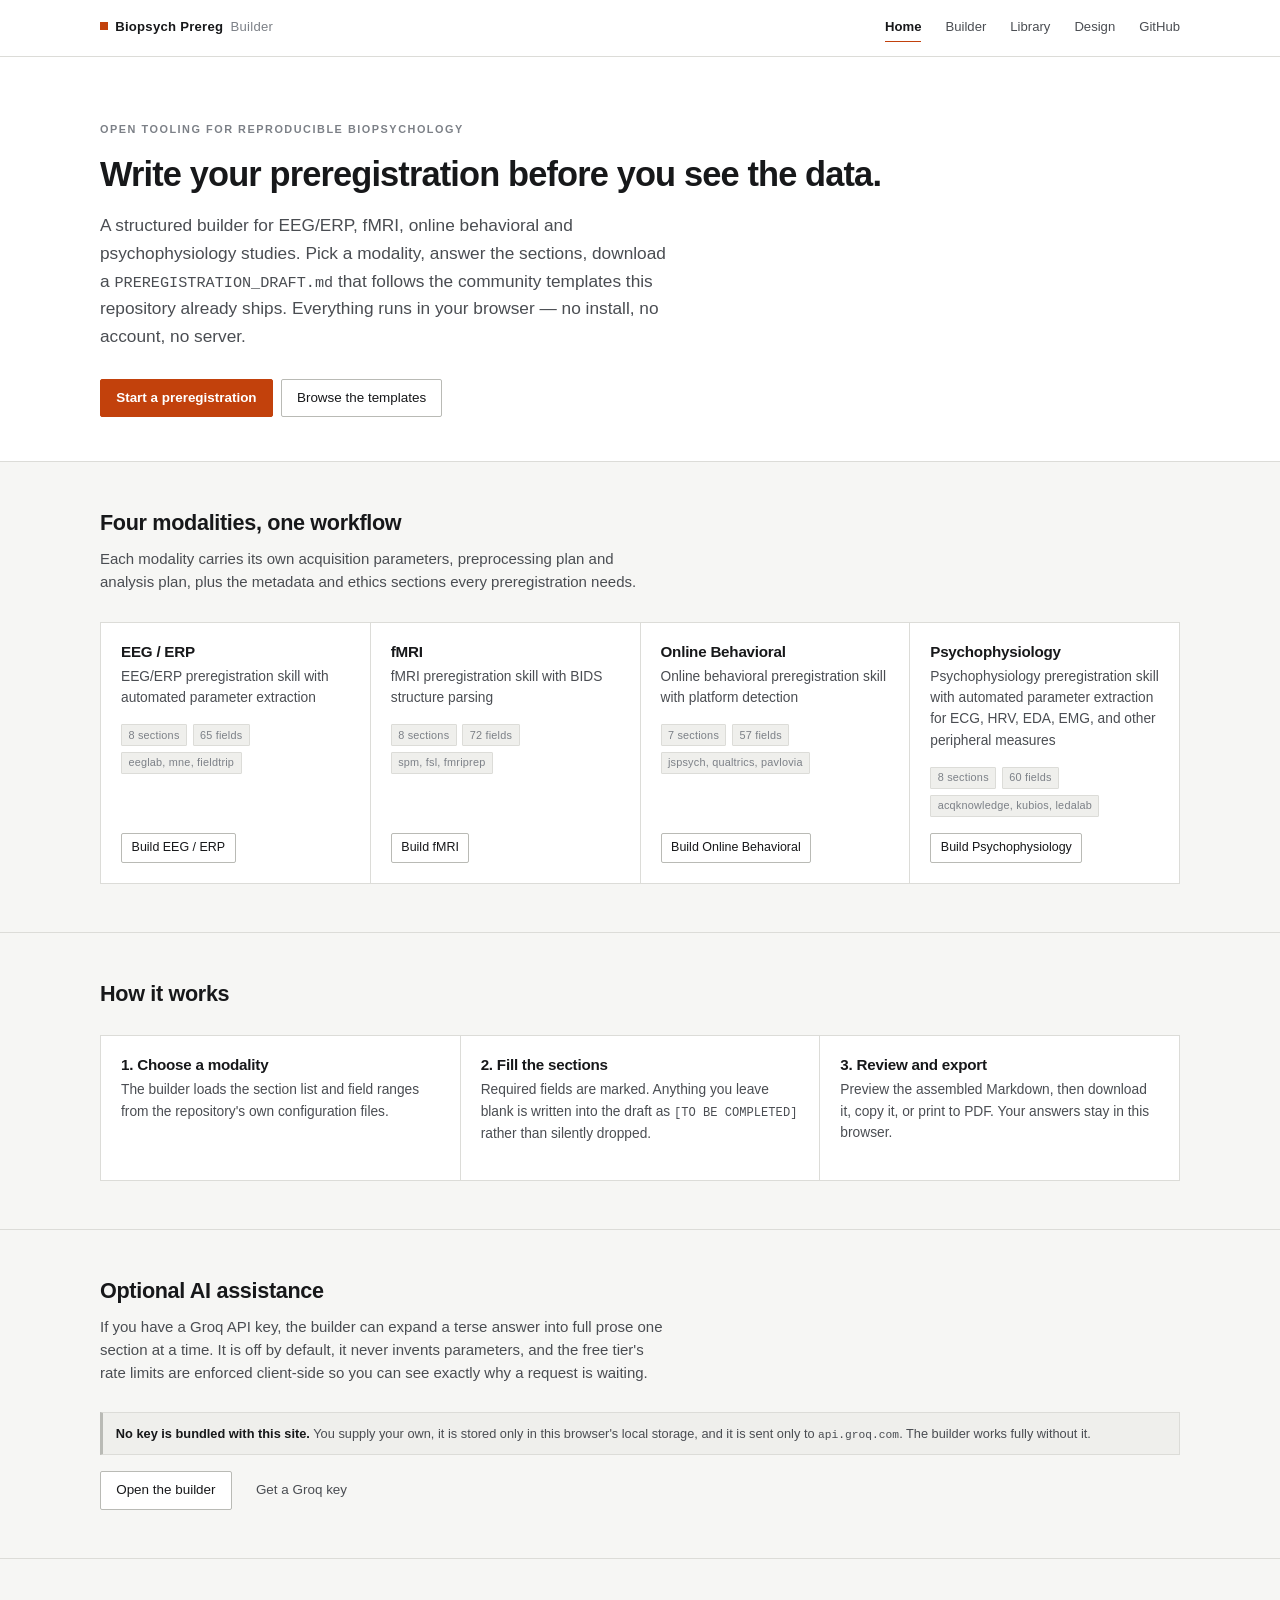
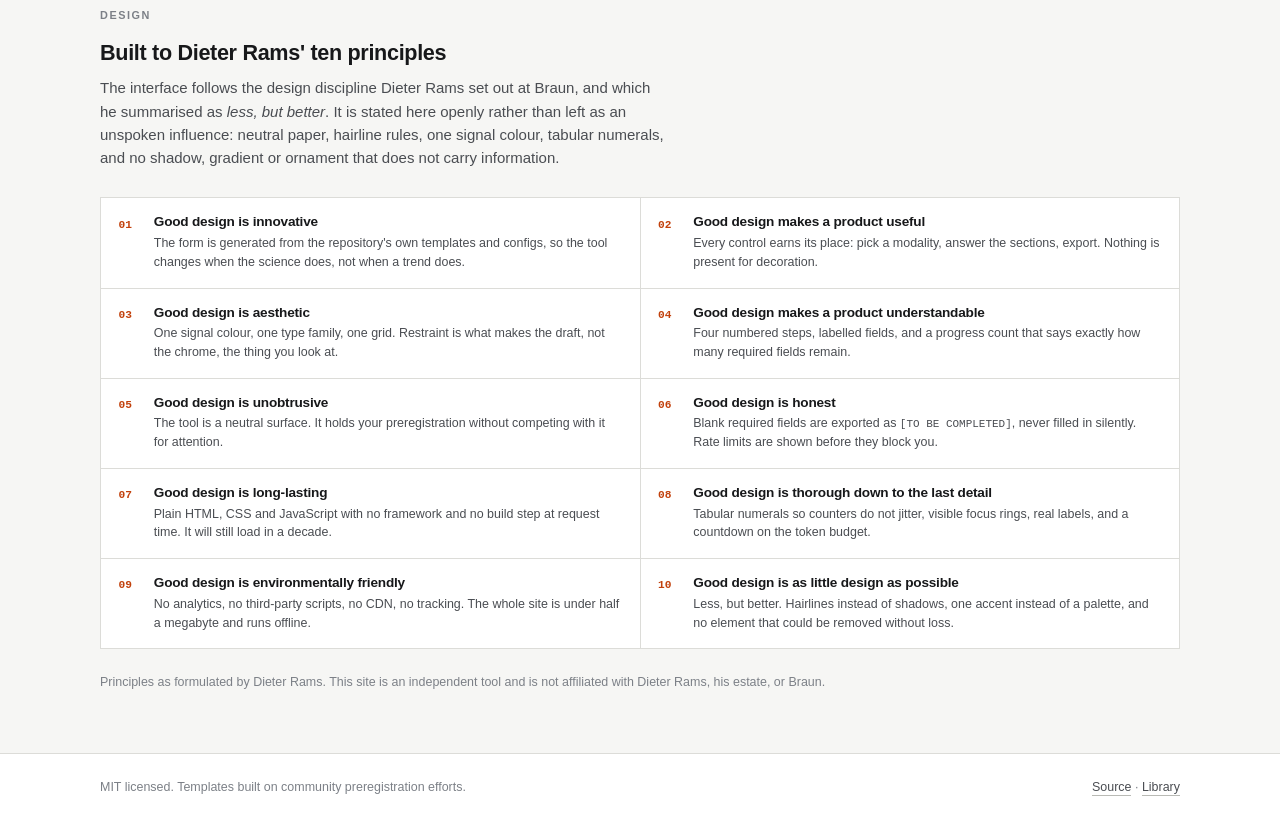
<file: docs/index.html>
<!DOCTYPE html>
<html lang="en">
<head>
<meta charset="utf-8">
<meta name="viewport" content="width=device-width, initial-scale=1">
<title>Biopsychology Preregistration Builder</title>
<meta name="description" content="Build a preregistration for EEG, fMRI, online behavioral or psychophysiology research in your browser. No install, no account.">
<link rel="stylesheet" href="assets/css/site.css">
</head>
<body>
<a class="skip-link" href="#main">Skip to content</a>

<header class="site-header">
  <div class="wrap">
    <a class="brand" href="index.html">Biopsych Prereg <span>Builder</span></a>
    <nav class="site-nav" aria-label="Main">
      <a href="index.html" aria-current="page">Home</a>
      <a href="builder.html">Builder</a>
      <a href="library.html">Library</a>
      <a href="#design">Design</a>
      <a href="https://github.com/caggursoy/biopsych-prereg-skill">GitHub</a>
    </nav>
  </div>
</header>

<main id="main">
  <section class="hero">
    <div class="wrap">
      <span class="eyebrow">Open tooling for reproducible biopsychology</span>
      <h1>Write your preregistration before you see the data.</h1>
      <p class="lede">
        A structured builder for EEG/ERP, fMRI, online behavioral and psychophysiology studies.
        Pick a modality, answer the sections, download a <code>PREREGISTRATION_DRAFT.md</code> that
        follows the community templates this repository already ships. Everything runs in your
        browser &mdash; no install, no account, no server.
      </p>
      <div class="hero-actions">
        <a class="btn btn-primary" href="builder.html">Start a preregistration</a>
        <a class="btn" href="library.html">Browse the templates</a>
      </div>
    </div>
  </section>

  <section class="section">
    <div class="wrap">
      <div class="section-head">
        <h2>Four modalities, one workflow</h2>
        <p>
          Each modality carries its own acquisition parameters, preprocessing plan and analysis
          plan, plus the metadata and ethics sections every preregistration needs.
        </p>
      </div>
      <div class="grid" id="modalityCards">
        <noscript>
          <p class="notice notice-warn">JavaScript is required to render the modality list.</p>
        </noscript>
      </div>
    </div>
  </section>

  <section class="section">
    <div class="wrap">
      <div class="section-head">
        <h2>How it works</h2>
      </div>
      <div class="grid">
        <div class="card">
          <h3>1. Choose a modality</h3>
          <p>The builder loads the section list and field ranges from the repository's own configuration files.</p>
        </div>
        <div class="card">
          <h3>2. Fill the sections</h3>
          <p>Required fields are marked. Anything you leave blank is written into the draft as <code>[TO BE COMPLETED]</code> rather than silently dropped.</p>
        </div>
        <div class="card">
          <h3>3. Review and export</h3>
          <p>Preview the assembled Markdown, then download it, copy it, or print to PDF. Your answers stay in this browser.</p>
        </div>
      </div>
    </div>
  </section>

  <section class="section">
    <div class="wrap">
      <div class="section-head">
        <h2>Optional AI assistance</h2>
        <p>
          If you have a Groq API key, the builder can expand a terse answer into full prose one
          section at a time. It is off by default, it never invents parameters, and the free tier's
          rate limits are enforced client-side so you can see exactly why a request is waiting.
        </p>
      </div>
      <div class="notice">
        <p>
          <strong>No key is bundled with this site.</strong> You supply your own, it is stored only in
          this browser's local storage, and it is sent only to <code>api.groq.com</code>. The builder
          works fully without it.
        </p>
      </div>
      <div class="row mt-1">
        <a class="btn" href="builder.html">Open the builder</a>
        <a class="btn btn-ghost" href="https://console.groq.com/keys"  target="_blank">Get a Groq key</a>
      </div>
    </div>
  </section>
  <section class="section" id="design">
    <div class="wrap">
      <div class="section-head">
        <span class="eyebrow">Design</span>
        <h2>Built to Dieter Rams' ten principles</h2>
        <p>
          The interface follows the design discipline Dieter Rams set out at Braun, and which he
          summarised as <em>less, but better</em>. It is stated here openly rather than left as an
          unspoken influence: neutral paper, hairline rules, one signal colour, tabular numerals,
          and no shadow, gradient or ornament that does not carry information.
        </p>
      </div>

      <div class="principles">
        <article class="principle">
          <h3>Good design is innovative</h3>
          <p>The form is generated from the repository's own templates and configs, so the tool changes when the science does, not when a trend does.</p>
        </article>
        <article class="principle">
          <h3>Good design makes a product useful</h3>
          <p>Every control earns its place: pick a modality, answer the sections, export. Nothing is present for decoration.</p>
        </article>
        <article class="principle">
          <h3>Good design is aesthetic</h3>
          <p>One signal colour, one type family, one grid. Restraint is what makes the draft, not the chrome, the thing you look at.</p>
        </article>
        <article class="principle">
          <h3>Good design makes a product understandable</h3>
          <p>Four numbered steps, labelled fields, and a progress count that says exactly how many required fields remain.</p>
        </article>
        <article class="principle">
          <h3>Good design is unobtrusive</h3>
          <p>The tool is a neutral surface. It holds your preregistration without competing with it for attention.</p>
        </article>
        <article class="principle">
          <h3>Good design is honest</h3>
          <p>Blank required fields are exported as <code>[TO BE COMPLETED]</code>, never filled in silently. Rate limits are shown before they block you.</p>
        </article>
        <article class="principle">
          <h3>Good design is long-lasting</h3>
          <p>Plain HTML, CSS and JavaScript with no framework and no build step at request time. It will still load in a decade.</p>
        </article>
        <article class="principle">
          <h3>Good design is thorough down to the last detail</h3>
          <p>Tabular numerals so counters do not jitter, visible focus rings, real labels, and a countdown on the token budget.</p>
        </article>
        <article class="principle">
          <h3>Good design is environmentally friendly</h3>
          <p>No analytics, no third-party scripts, no CDN, no tracking. The whole site is under half a megabyte and runs offline.</p>
        </article>
        <article class="principle">
          <h3>Good design is as little design as possible</h3>
          <p>Less, but better. Hairlines instead of shadows, one accent instead of a palette, and no element that could be removed without loss.</p>
        </article>
      </div>

      <p class="small muted mt-2">
        Principles as formulated by Dieter Rams. This site is an independent tool and is not
        affiliated with Dieter Rams, his estate, or Braun.
      </p>
    </div>
  </section>
</main>

<footer class="site-footer">
  <div class="wrap">
    <span>MIT licensed. Templates built on community preregistration efforts.</span>
    <span><a href="https://github.com/caggursoy/biopsych-prereg-skill">Source</a> &middot; <a href="library.html">Library</a></span>
  </div>
</footer>

<script src="assets/js/schema.js"></script>
<script>
(function () {
  "use strict";
  var host = document.getElementById("modalityCards");
  var schema = window.PREREG_SCHEMA;
  if (!host || !schema) return;

  schema.modalities.forEach(function (m) {
    var fields = m.sections.reduce(function (n, s) { return n + s.fields.length; }, 0);
    var card = document.createElement("article");
    card.className = "card";

    var h = document.createElement("h3");
    h.textContent = m.label;

    var p = document.createElement("p");
    p.textContent = m.description || "";

    var meta = document.createElement("div");
    meta.className = "card-meta";
    [
      m.sections.length + " sections",
      fields + " fields",
      m.software.length ? m.software.slice(0, 3).join(", ") : "template based"
    ].forEach(function (text) {
      var tag = document.createElement("span");
      tag.className = "tag";
      tag.textContent = text;
      meta.appendChild(tag);
    });

    var link = document.createElement("a");
    link.className = "btn btn-sm";
    link.href = "builder.html?modality=" + encodeURIComponent(m.id);
    link.textContent = "Build " + m.label;

    card.appendChild(h);
    card.appendChild(p);
    card.appendChild(meta);
    card.appendChild(link);
    host.appendChild(card);
  });
})();
</script>
</body>
</html>
</file>
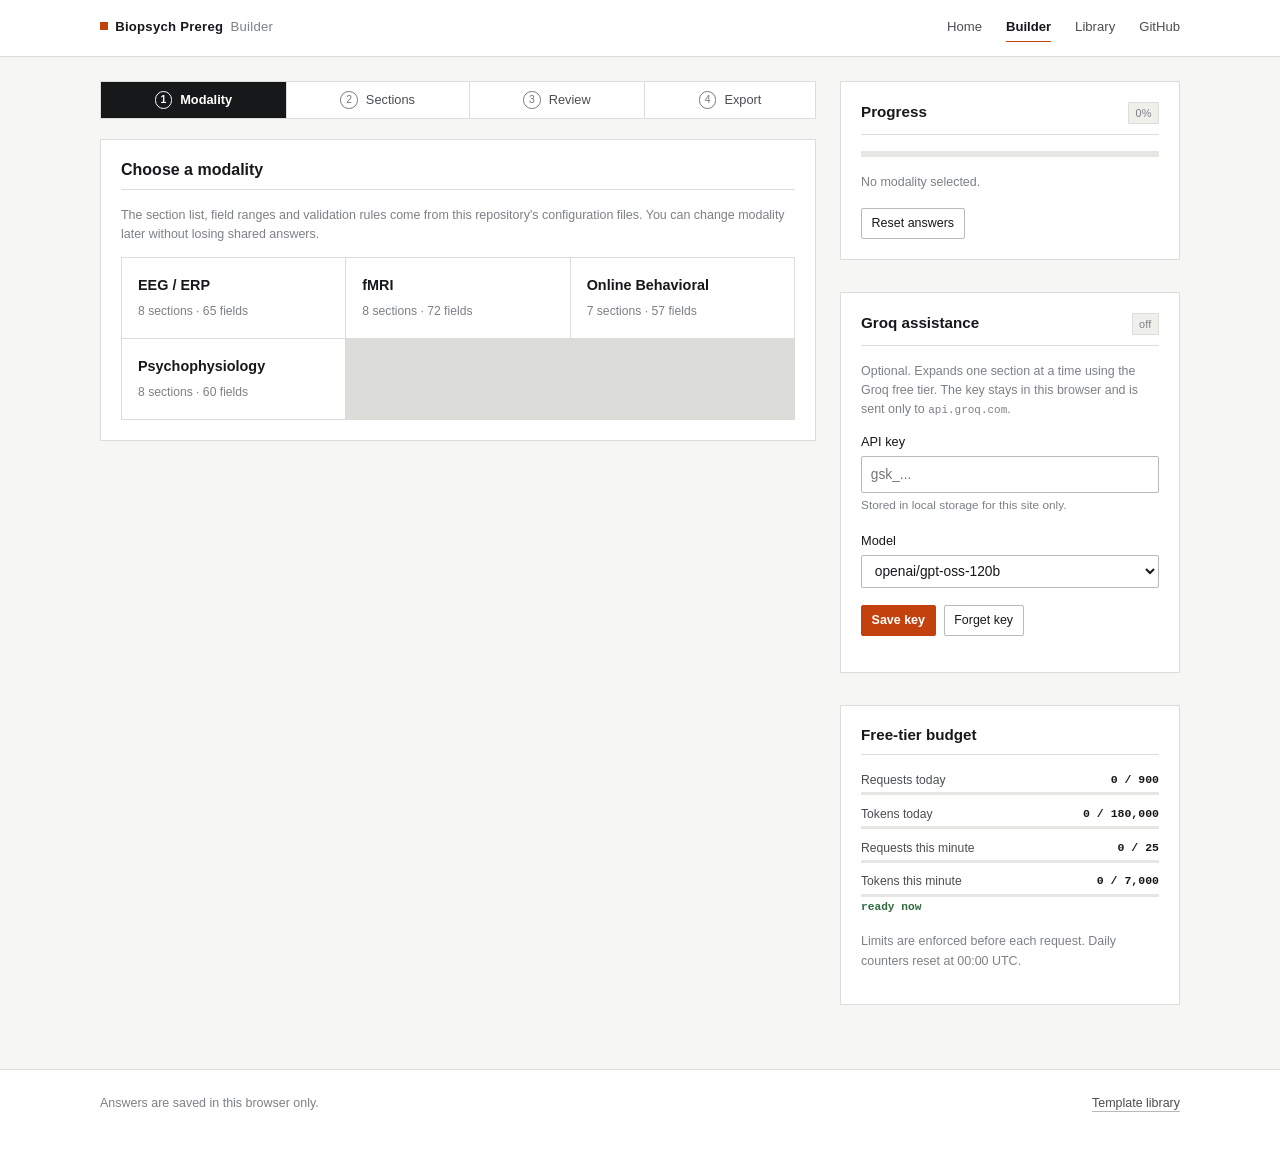
<file: docs/builder.html>
<!DOCTYPE html>
<html lang="en">
<head>
<meta charset="utf-8">
<meta name="viewport" content="width=device-width, initial-scale=1">
<title>Builder &middot; Biopsych Prereg Builder</title>
<meta name="description" content="Build a preregistration draft for EEG, fMRI, online behavioral or psychophysiology research and download it as Markdown.">
<link rel="stylesheet" href="assets/css/site.css">
</head>
<body>
<a class="skip-link" href="#main">Skip to content</a>

<header class="site-header">
  <div class="wrap">
    <a class="brand" href="index.html">Biopsych Prereg <span>Builder</span></a>
    <nav class="site-nav" aria-label="Main">
      <a href="index.html">Home</a>
      <a href="builder.html" aria-current="page">Builder</a>
      <a href="library.html">Library</a>
      <a href="https://github.com/caggursoy/biopsych-prereg-skill">GitHub</a>
    </nav>
  </div>
</header>

<main id="main" class="wrap">
  <div class="builder">
    <div>
      <div class="steps" role="group" aria-label="Builder steps">
        <button class="step-btn" type="button" data-step="modality" aria-current="step">
          <span class="num">1</span> Modality
        </button>
        <button class="step-btn" type="button" data-step="sections">
          <span class="num">2</span> Sections
        </button>
        <button class="step-btn" type="button" data-step="review">
          <span class="num">3</span> Review
        </button>
        <button class="step-btn" type="button" data-step="export">
          <span class="num">4</span> Export
        </button>
      </div>

      <section class="panel" id="panel-modality" aria-labelledby="h-modality">
        <div class="panel-head">
          <h2 id="h-modality">Choose a modality</h2>
        </div>
        <p class="small muted">
          The section list, field ranges and validation rules come from this repository's
          configuration files. You can change modality later without losing shared answers.
        </p>
        <div class="modality-grid" id="modalityGrid"></div>
        <div class="notice mt-2" id="modalityNote" hidden></div>
      </section>

      <section class="panel" id="panel-sections" hidden aria-labelledby="h-sections">
        <div class="panel-head">
          <h2 id="h-sections">Fill the sections</h2>
          <span class="tag" id="sectionSummary"></span>
        </div>
        <div class="notice notice-warn" id="validationSummary" hidden></div>
        <div class="accordion" id="sectionAccordion"></div>
        <div class="row row-end mt-2">
          <span class="small muted" id="batchStatus" role="status" aria-live="polite"></span>
          <button class="btn btn-sm" type="button" id="btnBatchCancel" hidden>Cancel</button>
          <button class="btn btn-primary" type="button" id="btnEnhanceAll">Enhance all sections with AI</button>
        </div>
      </section>

      <section class="panel" id="panel-review" hidden aria-labelledby="h-review">
        <div class="panel-head">
          <h2 id="h-review">Review the draft</h2>
          <span class="tag" id="reviewStats"></span>
        </div>
        <p class="small muted">
          This is the exact Markdown that will be exported. Blank required fields appear as
          <code>[TO BE COMPLETED]</code>; values you flagged appear as <code>[VERIFY: value]</code>.
        </p>
        <pre class="preview" id="previewOut" tabindex="0"></pre>
      </section>

      <section class="panel" id="panel-export" hidden aria-labelledby="h-export">
        <div class="panel-head">
          <h2 id="h-export">Export</h2>
        </div>
        <p class="small muted">
          The file is generated in your browser. Nothing is uploaded anywhere.
        </p>
        <div class="row">
          <button class="btn btn-primary" type="button" id="btnDownload">Download PREREGISTRATION_DRAFT.md</button>
          <button class="btn" type="button" id="btnCopy">Copy Markdown</button>
          <button class="btn" type="button" id="btnPdf">Save as PDF</button>
        </div>
        <p class="small mt-1" id="exportStatus" role="status" aria-live="polite"></p>
        <div class="notice mt-2">
          <p>
            <strong>Before you register:</strong> check every <code>[TO BE COMPLETED]</code> and
            <code>[VERIFY: ...]</code> marker, confirm the ethics approval number, and make sure the
            analysis plan names the tests you will actually run.
          </p>
        </div>
      </section>
    </div>

    <aside class="sidebar" aria-label="Progress and settings">
      <div class="panel">
        <div class="panel-head">
          <h3>Progress</h3>
          <span class="tag" id="progressText">0%</span>
        </div>
        <div class="bar bar-lg"><i id="progressBar"></i></div>
        <p class="small muted mt-1" id="progressDetail">No modality selected.</p>
        <div class="row mt-1">
          <button class="btn btn-sm" type="button" id="btnReset">Reset answers</button>
        </div>
      </div>

      <div class="panel">
        <div class="panel-head">
          <h3>Groq assistance</h3>
          <span class="tag" id="keyState">off</span>
        </div>
        <p class="small muted">
          Optional. Expands one section at a time using the Groq free tier. The key stays in this
          browser and is sent only to <code>api.groq.com</code>.
        </p>
        <div class="field">
          <label for="keyInput">API key</label>
          <input type="password" id="keyInput" autocomplete="off" spellcheck="false" placeholder="gsk_...">
          <p class="help">Stored in local storage for this site only.</p>
        </div>
        <div class="field">
          <label for="modelSelect">Model</label>
          <select id="modelSelect">
            <option value="openai/gpt-oss-120b">openai/gpt-oss-120b</option>
            <option value="openai/gpt-oss-20b">openai/gpt-oss-20b</option>
            <option value="qwen/qwen3.8-27b">qwen/qwen3.8-27b</option>
          </select>
        </div>
        <div class="row">
          <button class="btn btn-sm btn-primary" type="button" id="btnSaveKey">Save key</button>
          <button class="btn btn-sm" type="button" id="btnForgetKey">Forget key</button>
        </div>
        <p class="small mt-1" id="keyStatus" role="status" aria-live="polite"></p>
      </div>

      <div class="panel">
        <div class="panel-head">
          <h3>Free-tier budget</h3>
        </div>
        <div class="meter" id="quotaMeter" aria-live="polite"></div>
        <p class="small muted mt-1">
          Limits are enforced before each request. Daily counters reset at 00:00 UTC.
        </p>
      </div>
    </aside>
  </div>
</main>

<footer class="site-footer">
  <div class="wrap">
    <span>Answers are saved in this browser only.</span>
    <span><a href="library.html">Template library</a></span>
  </div>
</footer>

<script src="assets/js/schema.js"></script>
<script src="assets/js/throttle.js"></script>
<script src="assets/js/groq.js"></script>
<script src="assets/js/pdf.js"></script>
<script src="assets/js/builder.js"></script>
</body>
</html>
</file>
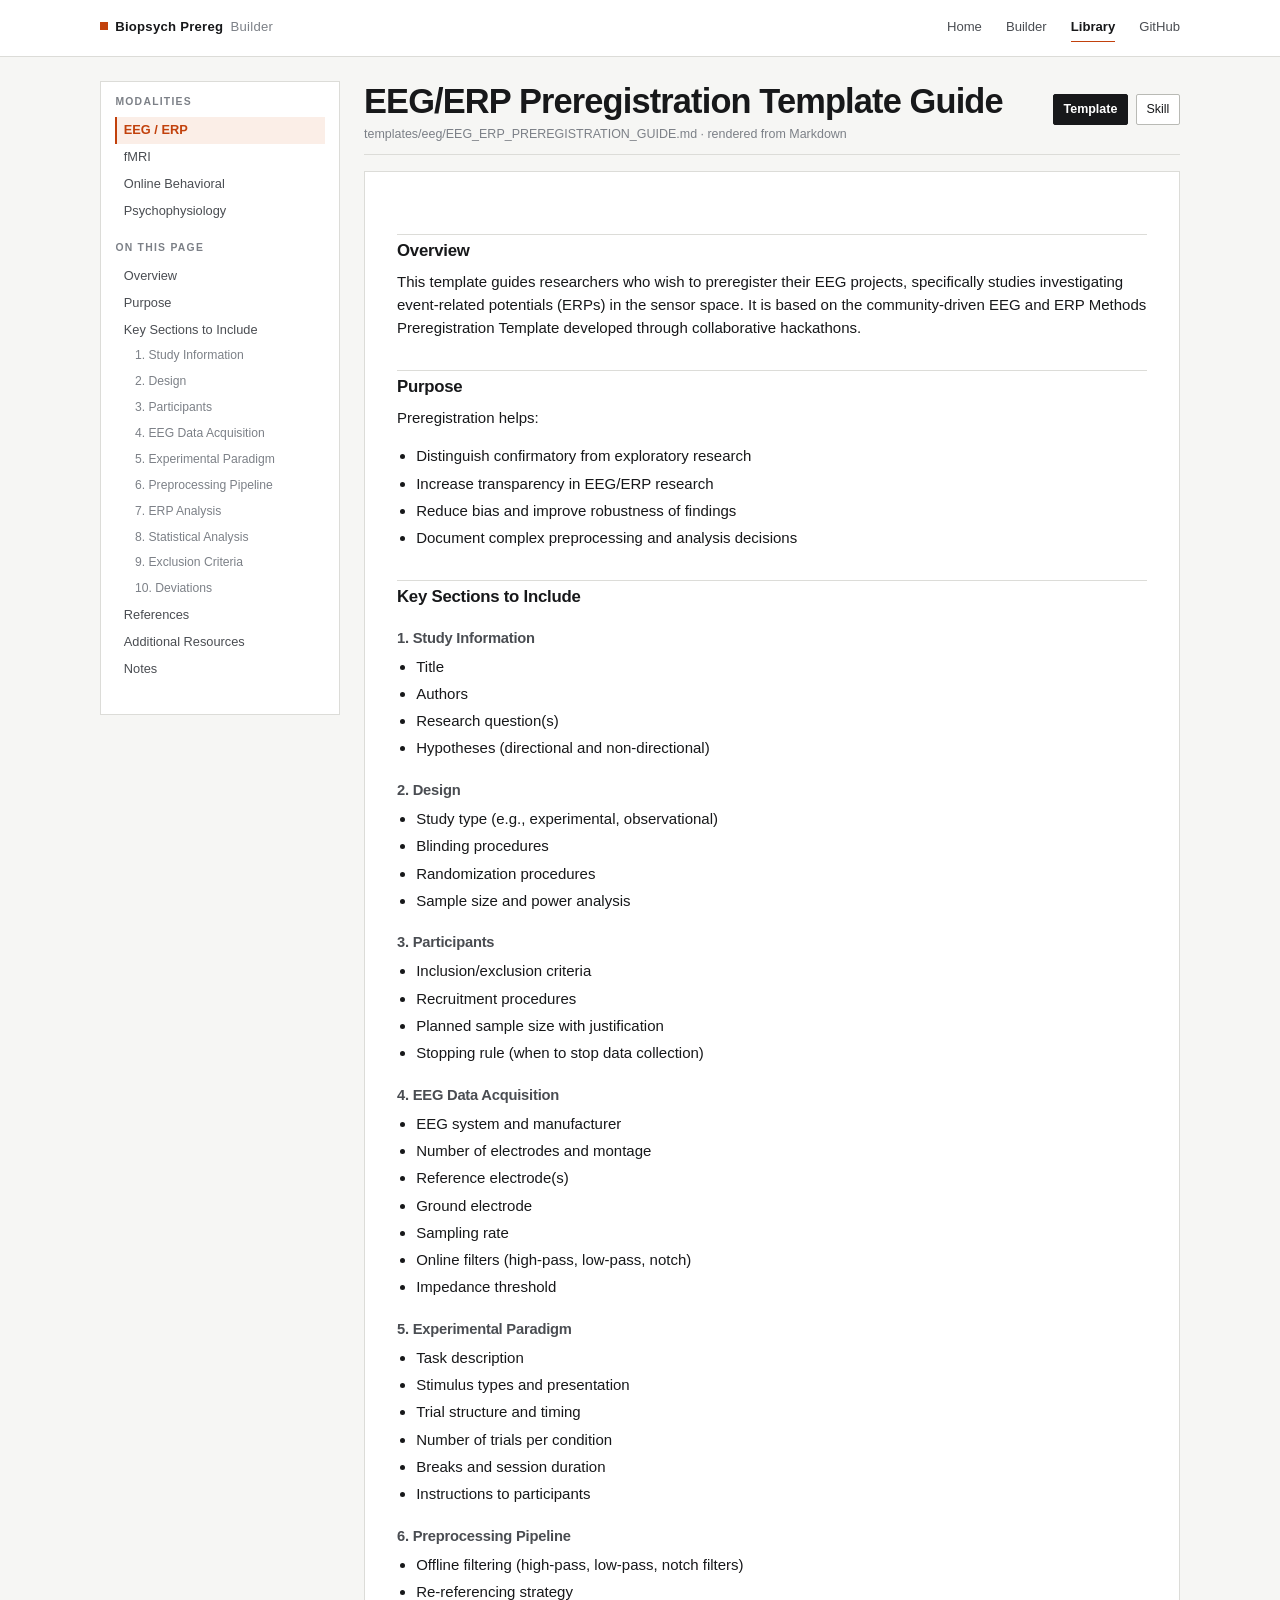
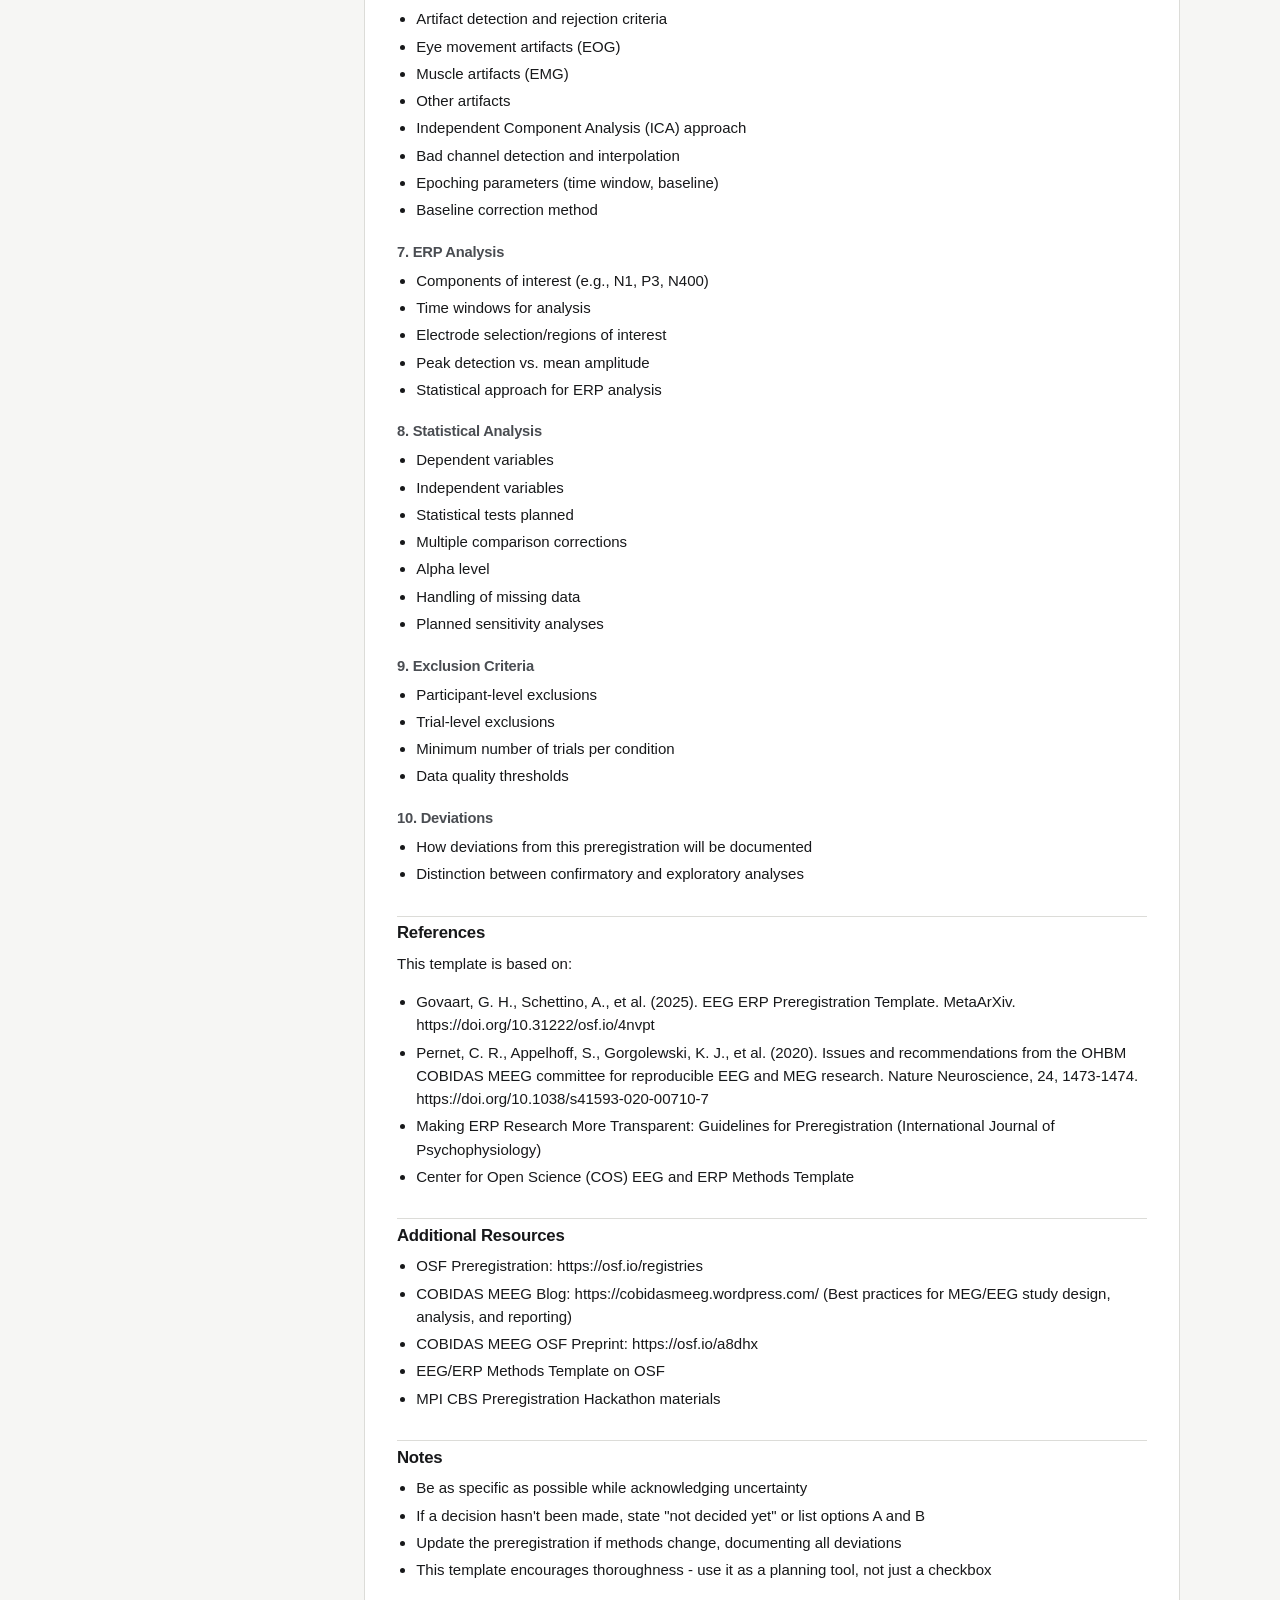
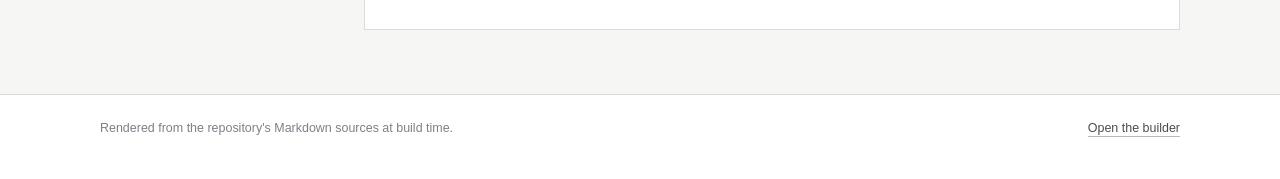
<file: docs/library.html>
<!DOCTYPE html>
<html lang="en">
<head>
<meta charset="utf-8">
<meta name="viewport" content="width=device-width, initial-scale=1">
<title>Template Library &middot; Biopsych Prereg Builder</title>
<meta name="description" content="Browse the EEG, fMRI, online behavioral and psychophysiology preregistration templates and skills that power the builder.">
<link rel="stylesheet" href="assets/css/site.css">
</head>
<body>
<a class="skip-link" href="#main">Skip to content</a>

<header class="site-header">
  <div class="wrap">
    <a class="brand" href="index.html">Biopsych Prereg <span>Builder</span></a>
    <nav class="site-nav" aria-label="Main">
      <a href="index.html">Home</a>
      <a href="builder.html">Builder</a>
      <a href="library.html" aria-current="page">Library</a>
      <a href="https://github.com/caggursoy/biopsych-prereg-skill">GitHub</a>
    </nav>
  </div>
</header>

<main id="main" class="wrap">
  <div class="library-layout">
    <aside class="toc" aria-label="Library contents">
      <h2>Modalities</h2>
      <ul id="modalityList"></ul>
      <h2>On this page</h2>
      <ul id="headingList"></ul>
    </aside>

    <div>
      <div class="panel-head">
        <div>
          <h1 id="docTitle" class="doc-title">Template library</h1>
          <p class="small muted doc-source" id="docSource"></p>
        </div>
        <div class="row">
          <button class="btn btn-sm" id="viewTemplate" type="button" aria-pressed="true">Template</button>
          <button class="btn btn-sm" id="viewSkill" type="button" aria-pressed="false">Skill</button>
        </div>
      </div>

      <article class="doc" id="docBody" aria-live="polite"></article>
    </div>
  </div>
</main>

<footer class="site-footer">
  <div class="wrap">
    <span>Rendered from the repository's Markdown sources at build time.</span>
    <span><a href="builder.html">Open the builder</a></span>
  </div>
</footer>

<script src="assets/js/markdown.js"></script>
<script src="assets/js/templates.js"></script>
<script src="assets/js/library.js"></script>
</body>
</html>
</file>
<file: docs/assets/css/site.css>
/* ==========================================================================
   Biopsych Prereg Builder
   Design after Dieter Rams: less, but better.
   Neutral paper, hairline rules, one signal colour, tabular numerals,
   no shadows, no gradients, no decoration that does not carry information.
   ========================================================================== */

:root {
  --paper: #f6f6f4;
  --surface: #ffffff;
  --surface-2: #efefec;
  --surface-3: #e6e6e2;
  --ink: #17181a;
  --ink-2: #4a4d52;
  --ink-3: #7c8087;
  --rule: #dcdcd8;
  --rule-strong: #b9bab5;
  --signal: #c2410c;
  --signal-ink: #ffffff;
  --signal-soft: #fbeee7;
  --ok: #2f6b3f;
  --ok-soft: #eaf2ec;
  --warn: #8a5a00;
  --warn-soft: #fbf3e2;
  --danger: #a32b2b;
  --danger-soft: #fbeaea;
  --radius: 2px;
  --mono: ui-monospace, SFMono-Regular, "SF Mono", Menlo, Consolas, monospace;
  --sans: "Helvetica Neue", Helvetica, Arial, "Segoe UI", Roboto, sans-serif;
  --step: 8px;
}

@media (prefers-color-scheme: dark) {
  :root {
    --paper: #131416;
    --surface: #191b1e;
    --surface-2: #212427;
    --surface-3: #2a2e32;
    --ink: #eceef0;
    --ink-2: #b0b5bb;
    --ink-3: #868c93;
    --rule: #2c3034;
    --rule-strong: #3d4247;
    --signal: #ff7a45;
    --signal-ink: #1a0d06;
    --signal-soft: #2b1a12;
    --ok: #7fc79b;
    --ok-soft: #1a2a20;
    --warn: #e0b062;
    --warn-soft: #2a2418;
    --danger: #e58b8b;
    --danger-soft: #2c1c1c;
  }
}

*,
*::before,
*::after {
  box-sizing: border-box;
}

html {
  -webkit-text-size-adjust: 100%;
  scroll-behavior: smooth;
}

body {
  margin: 0;
  background: var(--paper);
  color: var(--ink);
  font-family: var(--sans);
  font-size: 15px;
  line-height: 1.55;
  -webkit-font-smoothing: antialiased;
  font-variant-numeric: tabular-nums;
}

h1,
h2,
h3,
h4 {
  margin: 0 0 0.5em;
  font-weight: 600;
  line-height: 1.2;
  letter-spacing: -0.015em;
}

h1 {
  font-size: clamp(1.6rem, 3.4vw, 2.15rem);
  letter-spacing: -0.025em;
}

h2 {
  font-size: clamp(1.15rem, 2vw, 1.35rem);
}

h3 {
  font-size: 1rem;
}

p {
  margin: 0 0 1em;
}

a {
  color: var(--signal);
  text-decoration: none;
  border-bottom: 1px solid currentColor;
  padding-bottom: 1px;
}

a:hover {
  border-bottom-width: 2px;
}

:focus-visible {
  outline: 2px solid var(--signal);
  outline-offset: 2px;
  border-radius: 1px;
}

code,
kbd,
samp {
  font-family: var(--mono);
  font-size: 0.88em;
}

.skip-link {
  position: absolute;
  left: -9999px;
  top: 0;
  background: var(--ink);
  color: var(--surface);
  padding: 0.6rem 1rem;
  z-index: 100;
}

.skip-link:focus {
  left: 0.5rem;
  top: 0.5rem;
}

.wrap {
  width: min(1080px, 100% - 3rem);
  margin-inline: auto;
}

.wrap-narrow {
  width: min(720px, 100% - 3rem);
  margin-inline: auto;
}

/* ---------- header ---------- */

.site-header {
  background: var(--surface);
  border-bottom: 1px solid var(--rule);
  position: sticky;
  top: 0;
  z-index: 40;
}

.site-header .wrap {
  display: flex;
  align-items: center;
  gap: 2rem;
  min-height: 56px;
}

.brand {
  display: inline-flex;
  align-items: baseline;
  gap: 0.45rem;
  font-size: 0.82rem;
  font-weight: 600;
  letter-spacing: 0.02em;
  color: var(--ink);
  text-decoration: none;
  border-bottom: 0;
  white-space: nowrap;
}

.brand::before {
  content: "";
  width: 8px;
  height: 8px;
  background: var(--signal);
  display: inline-block;
  transform: translateY(-1px);
}

.brand span {
  color: var(--ink-3);
  font-weight: 400;
}

.site-nav {
  display: flex;
  gap: 1.5rem;
  margin-left: auto;
  flex-wrap: wrap;
}

.site-nav a {
  color: var(--ink-2);
  font-size: 0.82rem;
  text-decoration: none;
  border-bottom: 1px solid transparent;
  padding: 0.2rem 0;
}

.site-nav a:hover {
  color: var(--ink);
  border-bottom-color: var(--rule-strong);
}

.site-nav a[aria-current="page"] {
  color: var(--ink);
  font-weight: 600;
  border-bottom-color: var(--signal);
}

/* ---------- hero ---------- */

.hero {
  padding: clamp(2.5rem, 6vw, 4rem) 0 clamp(2rem, 4vw, 2.75rem);
  border-bottom: 1px solid var(--rule);
  background: var(--surface);
}

.eyebrow {
  display: block;
  font-size: 0.68rem;
  text-transform: uppercase;
  letter-spacing: 0.14em;
  font-weight: 600;
  color: var(--ink-3);
  margin-bottom: 1rem;
}

.lede {
  font-size: clamp(0.98rem, 1.6vw, 1.08rem);
  color: var(--ink-2);
  max-width: 60ch;
  line-height: 1.6;
}

.hero-actions {
  display: flex;
  gap: 0.5rem;
  flex-wrap: wrap;
  margin-top: 1.75rem;
}

/* ---------- buttons ---------- */

.btn {
  display: inline-flex;
  align-items: center;
  justify-content: center;
  gap: 0.4rem;
  padding: 0.5rem 0.95rem;
  border: 1px solid var(--rule-strong);
  border-radius: var(--radius);
  background: var(--surface);
  color: var(--ink);
  font: inherit;
  font-size: 0.84rem;
  font-weight: 500;
  text-decoration: none;
  border-bottom-width: 1px;
  cursor: pointer;
  transition: background 0.1s linear, border-color 0.1s linear;
}

.btn:hover:not(:disabled) {
  background: var(--surface-2);
  border-color: var(--ink-3);
}

.btn:active:not(:disabled) {
  background: var(--surface-3);
}

.btn:disabled {
  opacity: 0.45;
  cursor: not-allowed;
}

.btn-primary {
  background: var(--signal);
  border-color: var(--signal);
  color: var(--signal-ink);
  font-weight: 600;
}

.btn-primary:hover:not(:disabled) {
  background: var(--signal);
  border-color: var(--signal);
  filter: brightness(1.1);
}

.btn-primary:active:not(:disabled) {
  filter: brightness(0.95);
}

.btn-sm {
  padding: 0.3rem 0.6rem;
  font-size: 0.78rem;
}

.btn-ghost {
  background: transparent;
  border-color: transparent;
  color: var(--ink-2);
}

.btn-ghost:hover:not(:disabled) {
  background: var(--surface-2);
  border-color: transparent;
  color: var(--ink);
}

.btn[aria-pressed="true"] {
  background: var(--ink);
  border-color: var(--ink);
  color: var(--surface);
  font-weight: 600;
}

/* ---------- sections ---------- */

.section {
  padding: clamp(2rem, 4.5vw, 3rem) 0;
}

.section + .section {
  border-top: 1px solid var(--rule);
}

.section-head {
  margin-bottom: 1.75rem;
  max-width: 68ch;
}

.section-head p {
  color: var(--ink-2);
  margin-bottom: 0;
}

/* ---------- cards ---------- */

.grid {
  display: grid;
  gap: 1px;
  grid-template-columns: repeat(auto-fit, minmax(230px, 1fr));
  background: var(--rule);
  border: 1px solid var(--rule);
}

.card {
  background: var(--surface);
  padding: 1.25rem;
  display: flex;
  flex-direction: column;
  border: 0;
  border-radius: 0;
}

.card h3 {
  margin-bottom: 0.3rem;
  font-size: 0.95rem;
}

.card p {
  color: var(--ink-2);
  font-size: 0.86rem;
  margin-bottom: 1rem;
  line-height: 1.55;
}

.card > .btn {
  margin-top: auto;
  align-self: flex-start;
}

.card-meta {
  display: flex;
  flex-wrap: wrap;
  gap: 0.35rem;
  margin-bottom: 1rem;
}

.tag {
  display: inline-block;
  font-size: 0.68rem;
  padding: 0.1rem 0.4rem;
  border-radius: 1px;
  background: var(--surface-2);
  color: var(--ink-3);
  border: 1px solid var(--rule);
  font-variant-numeric: tabular-nums;
  letter-spacing: 0.02em;
  white-space: nowrap;
}

.tag-accent {
  background: var(--signal-soft);
  color: var(--signal);
  border-color: transparent;
  font-weight: 600;
}

/* ---------- builder layout ---------- */

.builder {
  display: grid;
  grid-template-columns: minmax(0, 1fr) 340px;
  gap: 1.5rem;
  align-items: start;
  padding: 1.5rem 0 4rem;
}

@media (max-width: 980px) {
  .builder {
    grid-template-columns: minmax(0, 1fr);
  }
}

.steps {
  display: flex;
  gap: 0;
  flex-wrap: wrap;
  margin-bottom: 1.25rem;
  border: 1px solid var(--rule);
  background: var(--surface);
}

.step-btn {
  display: flex;
  align-items: center;
  gap: 0.5rem;
  padding: 0.5rem 0.9rem;
  border: 0;
  border-right: 1px solid var(--rule);
  border-radius: 0;
  background: var(--surface);
  color: var(--ink-2);
  font: inherit;
  font-size: 0.8rem;
  cursor: pointer;
  flex: 1 1 auto;
  justify-content: center;
  transition: background 0.1s linear;
}

.step-btn:last-child {
  border-right: 0;
}

.step-btn:hover {
  background: var(--surface-2);
}

.step-btn[aria-current="step"] {
  background: var(--ink);
  color: var(--surface);
  font-weight: 600;
}

.step-btn .num {
  display: inline-grid;
  place-items: center;
  width: 1.1rem;
  height: 1.1rem;
  border: 1px solid currentColor;
  border-radius: 50%;
  font-size: 0.65rem;
  font-variant-numeric: tabular-nums;
  opacity: 0.75;
}

.step-btn[aria-current="step"] .num {
  opacity: 1;
}

.panel {
  background: var(--surface);
  border: 1px solid var(--rule);
  border-radius: 0;
  padding: 1.25rem;
}

.panel + .panel {
  margin-top: 1rem;
}

.panel-head {
  display: flex;
  align-items: baseline;
  justify-content: space-between;
  gap: 1rem;
  margin-bottom: 1rem;
  flex-wrap: wrap;
  padding-bottom: 0.6rem;
  border-bottom: 1px solid var(--rule);
}

.panel-head h2,
.panel-head h3 {
  margin: 0;
  font-size: 0.95rem;
  letter-spacing: 0;
}

.panel-head h2 {
  font-size: 1rem;
}

/* ---------- modality picker ---------- */

.modality-grid {
  display: grid;
  gap: 1px;
  grid-template-columns: repeat(auto-fit, minmax(190px, 1fr));
  background: var(--rule);
  border: 1px solid var(--rule);
}

.modality-option {
  position: relative;
  display: block;
  padding: 1rem;
  cursor: pointer;
  background: var(--surface);
  transition: background 0.1s linear;
}

.modality-option:hover {
  background: var(--surface-2);
}

.modality-option input {
  position: absolute;
  opacity: 0;
  pointer-events: none;
}

.modality-option:has(input:checked) {
  background: var(--signal-soft);
  box-shadow: inset 3px 0 0 var(--signal);
}

.modality-option:has(input:focus-visible) {
  outline: 2px solid var(--signal);
  outline-offset: -2px;
}

.modality-option strong {
  display: block;
  font-size: 0.9rem;
  margin-bottom: 0.15rem;
}

.modality-option span {
  font-size: 0.76rem;
  color: var(--ink-3);
  font-variant-numeric: tabular-nums;
}

/* ---------- form ---------- */

.field {
  margin-bottom: 1.1rem;
}

.field:last-child {
  margin-bottom: 0;
}

.field label {
  display: block;
  font-size: 0.8rem;
  font-weight: 500;
  margin-bottom: 0.25rem;
  color: var(--ink);
}

.req {
  color: var(--signal);
  margin-left: 0.2rem;
  font-weight: 700;
}

.unit {
  color: var(--ink-3);
  font-weight: 400;
  font-size: 0.75rem;
  margin-left: 0.25rem;
}

.field input[type="text"],
.field input[type="number"],
.field input[type="date"],
.field input[type="password"],
.field select,
.field textarea {
  width: 100%;
  padding: 0.42rem 0.55rem;
  border: 1px solid var(--rule-strong);
  border-radius: var(--radius);
  background: var(--surface);
  color: var(--ink);
  font: inherit;
  font-size: 0.86rem;
  transition: border-color 0.1s linear;
}

.field textarea {
  min-height: 78px;
  resize: vertical;
  line-height: 1.5;
}

.field input:hover,
.field select:hover,
.field textarea:hover {
  border-color: var(--ink-3);
}

.field input:focus,
.field select:focus,
.field textarea:focus {
  border-color: var(--signal);
  outline: 2px solid var(--signal-soft);
  outline-offset: 0;
}

.field input[aria-invalid="true"],
.field textarea[aria-invalid="true"],
.field select[aria-invalid="true"] {
  border-color: var(--danger);
  background: var(--danger-soft);
}

.help {
  font-size: 0.74rem;
  color: var(--ink-3);
  margin: 0.25rem 0 0;
  line-height: 1.45;
}

.error {
  font-size: 0.74rem;
  color: var(--danger);
  margin: 0.25rem 0 0;
  font-weight: 600;
}

.checks {
  display: flex;
  flex-wrap: wrap;
  gap: 0.3rem 0.9rem;
}

.checks label {
  display: inline-flex;
  align-items: center;
  gap: 0.3rem;
  font-weight: 400;
  font-size: 0.82rem;
  margin: 0;
}

.list-rows {
  display: grid;
  gap: 0.35rem;
}

.list-row {
  display: flex;
  gap: 0.35rem;
}

.list-row input {
  flex: 1;
}

/* ---------- accordion ---------- */

.accordion {
  border: 1px solid var(--rule);
  border-radius: 0;
  overflow: hidden;
  background: var(--surface);
}

.acc-item + .acc-item {
  border-top: 1px solid var(--rule);
}

.acc-head {
  display: flex;
  align-items: center;
  gap: 0.75rem;
  width: 100%;
  padding: 0.7rem 0.9rem;
  background: var(--surface);
  border: 0;
  font: inherit;
  font-size: 0.88rem;
  font-weight: 500;
  color: var(--ink);
  text-align: left;
  cursor: pointer;
  transition: background 0.1s linear;
}

.acc-head:hover {
  background: var(--surface-2);
}

.acc-head[aria-expanded="true"] {
  background: var(--surface-2);
  box-shadow: inset 3px 0 0 var(--signal);
}

.acc-head .chev {
  margin-left: auto;
  color: var(--ink-3);
  font-size: 0.6rem;
  transition: transform 0.12s linear;
}

.acc-head[aria-expanded="true"] .chev {
  transform: rotate(90deg);
  color: var(--signal);
}

.acc-body {
  padding: 0.9rem 0.9rem 1.1rem;
  border-top: 1px solid var(--rule);
}

.acc-body[hidden] {
  display: none;
}

.progress {
  margin-left: auto;
  display: flex;
  align-items: center;
  gap: 0.45rem;
  font-size: 0.7rem;
  color: var(--ink-3);
  font-variant-numeric: tabular-nums;
}

.bar {
  width: 48px;
  height: 3px;
  border-radius: 0;
  background: var(--surface-3);
  overflow: hidden;
}

.bar > i {
  display: block;
  height: 100%;
  background: var(--signal);
  width: 0;
  transition: width 0.15s linear;
}

/* ---------- sidebar ---------- */

.sidebar {
  position: sticky;
  top: 72px;
  display: grid;
  gap: 1rem;
}

@media (max-width: 980px) {
  .sidebar {
    position: static;
  }
}

.meter {
  display: grid;
  gap: 0.6rem;
}

.meter-row {
  display: grid;
  grid-template-columns: 1fr auto;
  gap: 0.15rem 0.75rem;
  font-size: 0.76rem;
}

.meter-row .label {
  color: var(--ink-2);
}

.meter-row .value {
  font-variant-numeric: tabular-nums;
  color: var(--ink);
  font-weight: 600;
  font-family: var(--mono);
  font-size: 0.72rem;
}

.meter-row .bar {
  grid-column: 1 / -1;
  width: 100%;
  height: 3px;
}

.meter-row .bar > i.warn {
  background: var(--warn);
}

.meter-row .bar > i.danger {
  background: var(--danger);
}

.meter-row .countdown {
  grid-column: 1 / -1;
  font-size: 0.7rem;
  font-variant-numeric: tabular-nums;
  color: var(--ink-3);
  min-height: 1.1em;
  font-family: var(--mono);
}

.meter-row .countdown.waiting {
  color: var(--warn);
  font-weight: 600;
}

.meter-row .countdown.ready {
  color: var(--ok);
  font-weight: 600;
}

/* ---------- preview ---------- */

.preview {
  font-family: var(--mono);
  font-size: 0.74rem;
  line-height: 1.6;
  white-space: pre-wrap;
  word-break: break-word;
  background: var(--surface-2);
  border: 1px solid var(--rule);
  border-radius: 0;
  padding: 0.9rem;
  max-height: 460px;
  overflow: auto;
  margin: 0;
  color: var(--ink-2);
}

/* ---------- notices ---------- */

.notice {
  border-radius: 0;
  padding: 0.65rem 0.8rem;
  font-size: 0.8rem;
  border: 1px solid var(--rule);
  border-left: 3px solid var(--rule-strong);
  background: var(--surface-2);
  color: var(--ink-2);
  margin-bottom: 1rem;
  line-height: 1.5;
}

.notice strong {
  color: var(--ink);
}

.notice-warn {
  background: var(--warn-soft);
  border-color: transparent;
  border-left-color: var(--warn);
  color: var(--warn);
}

.notice-warn strong {
  color: inherit;
}

.notice-danger {
  background: var(--danger-soft);
  border-color: transparent;
  border-left-color: var(--danger);
  color: var(--danger);
}

.notice-ok {
  background: var(--ok-soft);
  border-color: transparent;
  border-left-color: var(--ok);
  color: var(--ok);
}

.notice p:last-child {
  margin-bottom: 0;
}

/* ---------- library ---------- */

.library-layout {
  display: grid;
  grid-template-columns: 240px minmax(0, 1fr);
  gap: 1.5rem;
  align-items: start;
  padding: 1.5rem 0 4rem;
}

@media (max-width: 900px) {
  .library-layout {
    grid-template-columns: minmax(0, 1fr);
  }
}

.toc {
  position: sticky;
  top: 72px;
  border: 1px solid var(--rule);
  border-radius: 0;
  background: var(--surface);
  padding: 0.9rem;
  max-height: calc(100vh - 96px);
  overflow: auto;
}

@media (max-width: 900px) {
  .toc {
    position: static;
    max-height: none;
  }
}

.toc h2 {
  font-size: 0.65rem;
  text-transform: uppercase;
  letter-spacing: 0.12em;
  color: var(--ink-3);
  margin-bottom: 0.5rem;
  font-weight: 600;
}

.toc ul {
  list-style: none;
  margin: 0 0 1.1rem;
  padding: 0;
  display: grid;
  gap: 0;
}

.toc li a {
  display: block;
  padding: 0.22rem 0.4rem;
  font-size: 0.8rem;
  color: var(--ink-2);
  text-decoration: none;
  border-bottom: 0;
  border-left: 2px solid transparent;
}

.toc li a:hover {
  background: var(--surface-2);
  color: var(--ink);
}

.toc li a.is-active {
  background: var(--signal-soft);
  color: var(--signal);
  border-left-color: var(--signal);
  font-weight: 600;
}

.toc li a.lvl3 {
  padding-left: 1.1rem;
  font-size: 0.76rem;
  color: var(--ink-3);
}

.doc {
  background: var(--surface);
  border: 1px solid var(--rule);
  border-radius: 0;
  padding: clamp(1.25rem, 3vw, 2rem);
}

.doc h1 {
  font-size: 1.4rem;
  padding-bottom: 0.5rem;
  border-bottom: 1px solid var(--rule);
  margin-bottom: 1.1rem;
}

.doc h2 {
  font-size: 1.05rem;
  margin-top: 1.9rem;
  padding-top: 0.4rem;
  border-top: 1px solid var(--rule);
}

.doc h3 {
  font-size: 0.92rem;
  margin-top: 1.4rem;
  color: var(--ink-2);
}

.doc ul,
.doc ol {
  padding-left: 1.2rem;
  margin: 0 0 1rem;
}

.doc li {
  margin-bottom: 0.25rem;
}

.doc code {
  font-family: var(--mono);
  font-size: 0.85em;
  background: var(--surface-2);
  padding: 0.1em 0.3em;
  border-radius: 1px;
}

.doc pre {
  background: var(--surface-2);
  border: 1px solid var(--rule);
  border-radius: 0;
  padding: 0.8rem;
  overflow: auto;
  font-size: 0.78rem;
}

.doc pre code {
  background: none;
  padding: 0;
}

.doc blockquote {
  margin: 0 0 1rem;
  padding-left: 0.9rem;
  border-left: 2px solid var(--rule-strong);
  color: var(--ink-2);
}

.doc table {
  width: 100%;
  border-collapse: collapse;
  margin-bottom: 1rem;
  font-size: 0.82rem;
}

.doc th,
.doc td {
  border: 1px solid var(--rule);
  padding: 0.35rem 0.5rem;
  text-align: left;
}

.doc th {
  background: var(--surface-2);
  font-weight: 600;
  font-size: 0.72rem;
  text-transform: uppercase;
  letter-spacing: 0.06em;
  color: var(--ink-3);
}

.doc hr {
  border: 0;
  border-top: 1px solid var(--rule);
  margin: 1.75rem 0;
}

/* ---------- design principles ---------- */

.principles {
  display: grid;
  gap: 1px;
  grid-template-columns: repeat(2, minmax(0, 1fr));
  background: var(--rule);
  border: 1px solid var(--rule);
  counter-reset: principle;
}

@media (max-width: 640px) {
  .principles {
    grid-template-columns: minmax(0, 1fr);
  }
}

.principle {
  background: var(--surface);
  padding: 1rem 1.1rem;
  display: grid;
  grid-template-columns: 1.6rem 1fr;
  gap: 0 0.6rem;
  align-items: start;
}

.principle::before {
  counter-increment: principle;
  content: counter(principle, decimal-leading-zero);
  font-family: var(--mono);
  font-size: 0.7rem;
  color: var(--signal);
  font-weight: 600;
  padding-top: 0.15rem;
}

.principle h3 {
  grid-column: 2;
  font-size: 0.85rem;
  margin-bottom: 0.2rem;
}

.principle p {
  grid-column: 2;
  font-size: 0.78rem;
  color: var(--ink-2);
  margin: 0;
  line-height: 1.5;
}

/* ---------- footer ---------- */

.site-footer {
  border-top: 1px solid var(--rule);
  padding: 1.5rem 0 2.5rem;
  color: var(--ink-3);
  font-size: 0.78rem;
  background: var(--surface);
}

.site-footer .wrap {
  display: flex;
  gap: 1rem;
  flex-wrap: wrap;
  justify-content: space-between;
  align-items: center;
}

.site-footer a {
  color: var(--ink-2);
  border-bottom-color: var(--rule-strong);
}

/* ---------- utilities ---------- */

.sr-only {
  position: absolute;
  width: 1px;
  height: 1px;
  padding: 0;
  margin: -1px;
  overflow: hidden;
  clip: rect(0, 0, 0, 0);
  white-space: nowrap;
  border: 0;
}

.muted {
  color: var(--ink-3);
}

.small {
  font-size: 0.78rem;
}

.stack {
  display: grid;
  gap: 0.75rem;
}

.row {
  display: flex;
  gap: 0.5rem;
  flex-wrap: wrap;
  align-items: center;
}

.row-end {
  justify-content: flex-end;
}

.mt-1 {
  margin-top: 1rem;
}

.mt-2 {
  margin-top: 1.5rem;
}

.bar-lg {
  width: 100%;
  height: 6px;
}

.doc-title {
  margin-bottom: 0.15rem;
}

.doc-source {
  margin: 0;
}

[hidden] {
  display: none !important;
}

/* ---------- field header row ---------- */

.field-top {
  display: flex;
  align-items: baseline;
  justify-content: space-between;
  gap: 0.75rem;
  margin-bottom: 0.25rem;
}

.field-top label {
  margin-bottom: 0;
}

.verify {
  display: inline-flex;
  align-items: center;
  gap: 0.25rem;
  font-size: 0.7rem;
  font-weight: 400;
  color: var(--ink-3);
  margin: 0;
  cursor: pointer;
  white-space: nowrap;
  text-transform: uppercase;
  letter-spacing: 0.06em;
}

.verify input {
  appearance: none;
  -webkit-appearance: none;
  width: 11px;
  height: 11px;
  margin: 0;
  border: 1px solid var(--rule-strong);
  border-radius: 1px;
  background: var(--surface);
  cursor: pointer;
  position: relative;
  flex: none;
}

.verify input:hover {
  border-color: var(--ink-3);
}

.verify input:checked {
  background: var(--warn);
  border-color: var(--warn);
}

.verify input:checked::after {
  content: "";
  position: absolute;
  left: 3px;
  top: 1px;
  width: 3px;
  height: 6px;
  border: solid var(--surface);
  border-width: 0 1.5px 1.5px 0;
  transform: rotate(45deg);
}

/* ---------- print ---------- */

@media print {
  .site-header,
  .site-footer,
  .steps,
  .sidebar,
  #panel-modality,
  #panel-sections,
  #panel-export,
  .skip-link {
    display: none !important;
  }

  body {
    background: #fff;
    color: #000;
    font-size: 10.5pt;
  }

  .builder {
    display: block;
    padding: 0;
  }

  .panel {
    border: 0;
    padding: 0;
  }

  .preview {
    max-height: none;
    overflow: visible;
    border: 0;
    background: #fff;
    font-size: 9pt;
    white-space: pre-wrap;
  }
}

@media (prefers-reduced-motion: reduce) {
  *,
  *::before,
  *::after {
    animation-duration: 0.01ms !important;
    transition-duration: 0.01ms !important;
    scroll-behavior: auto !important;
  }
}
</file>
